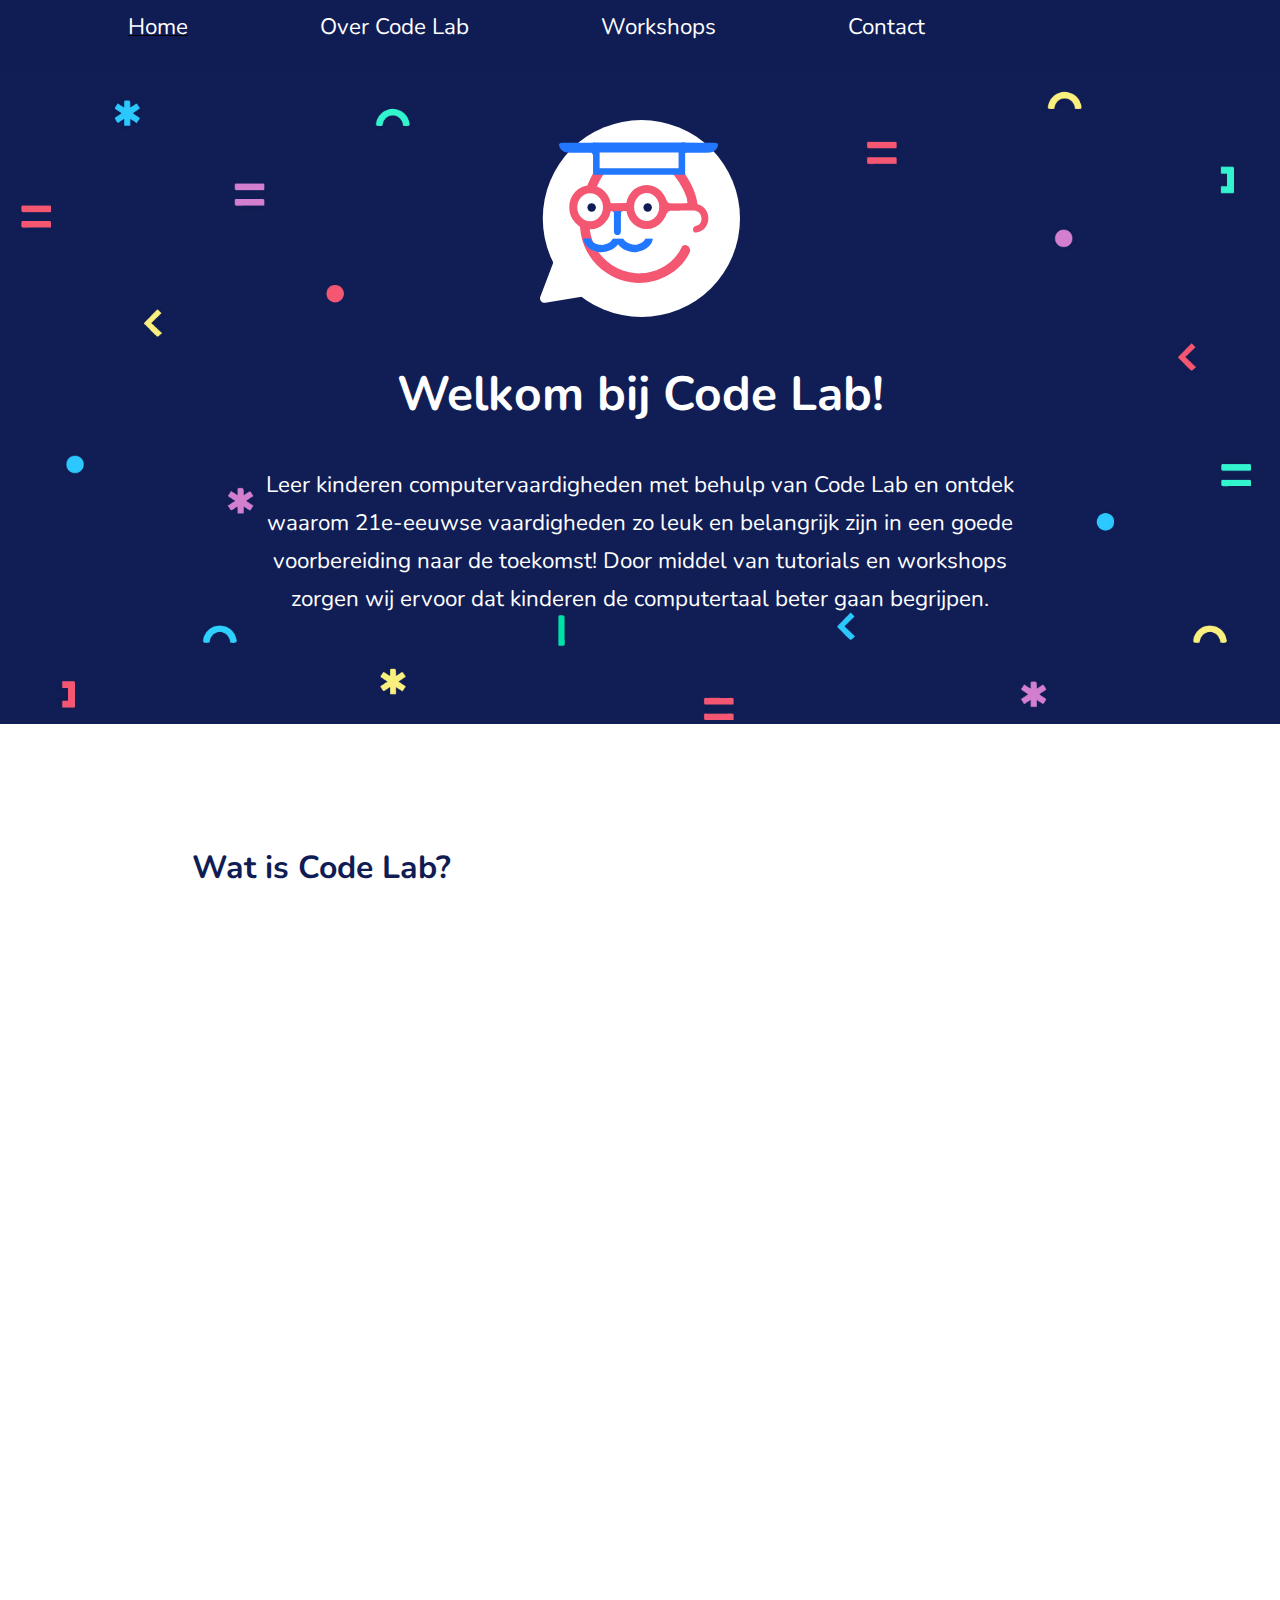
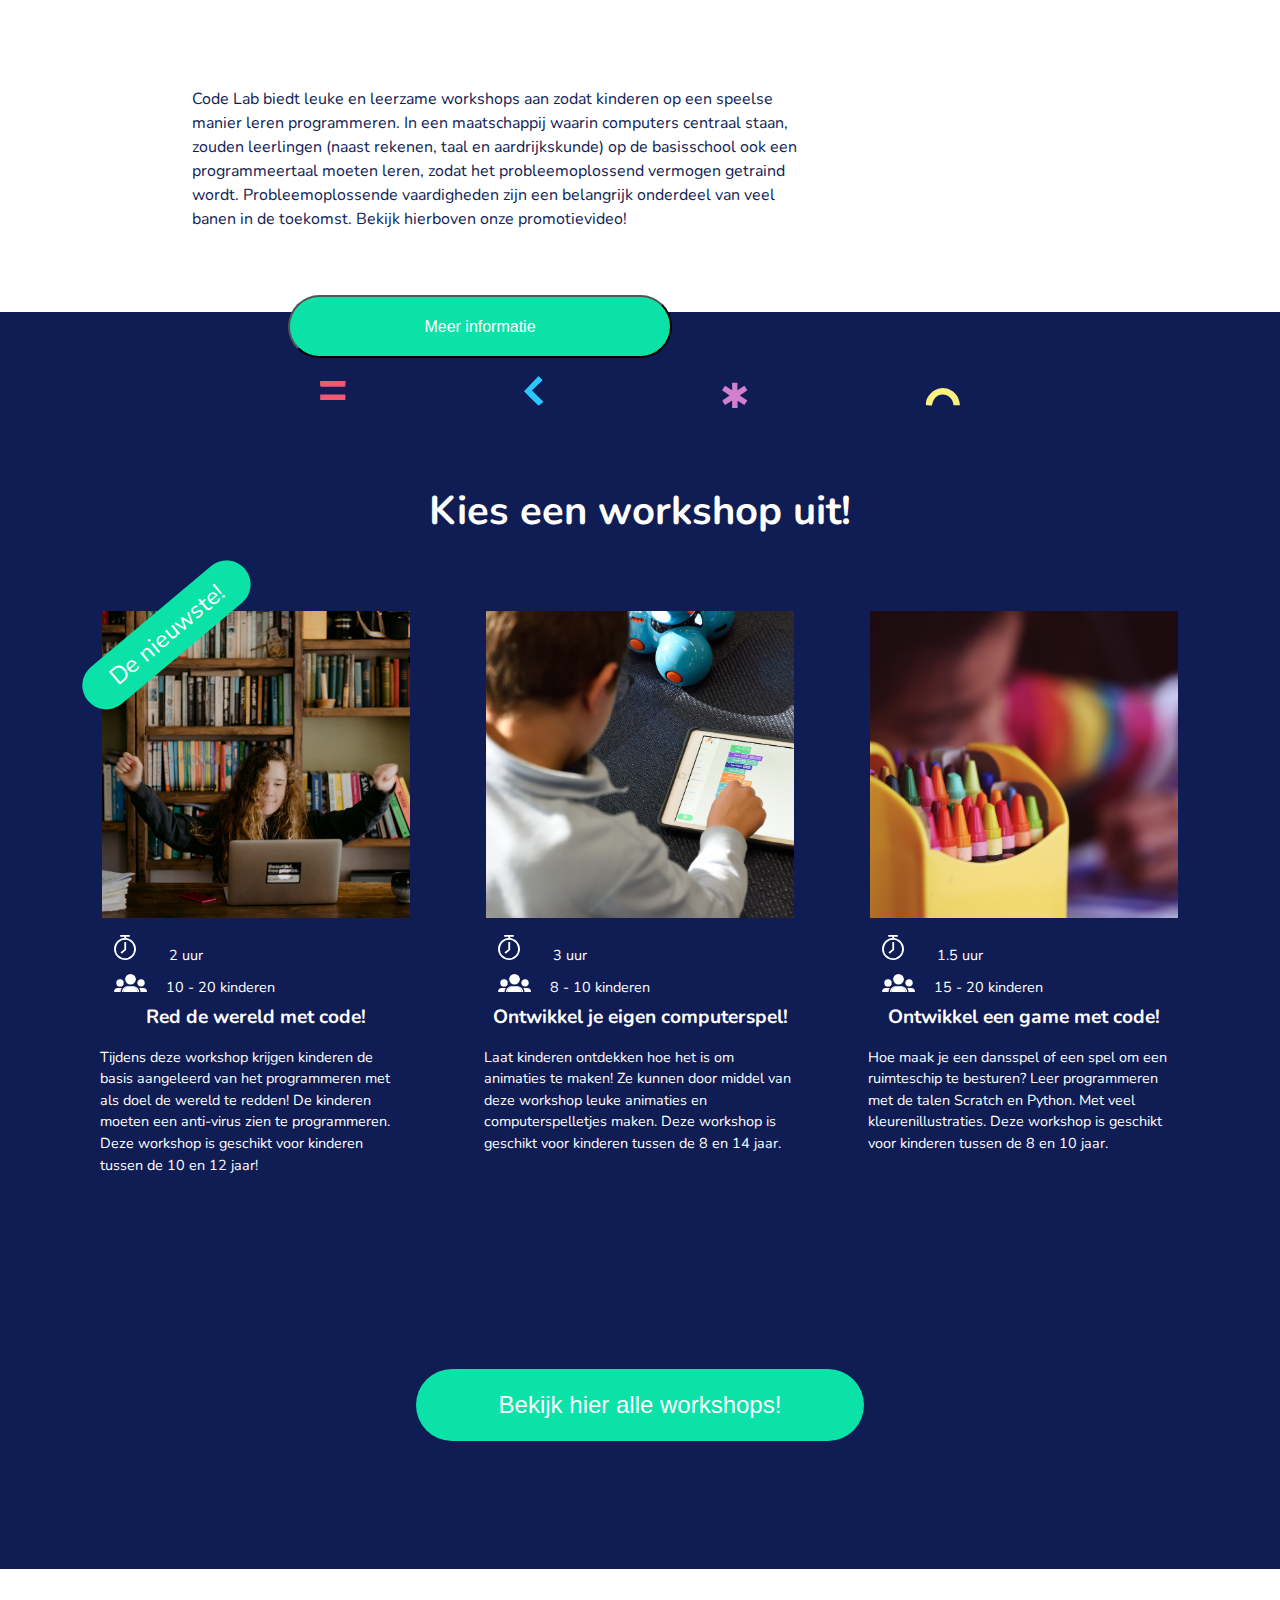
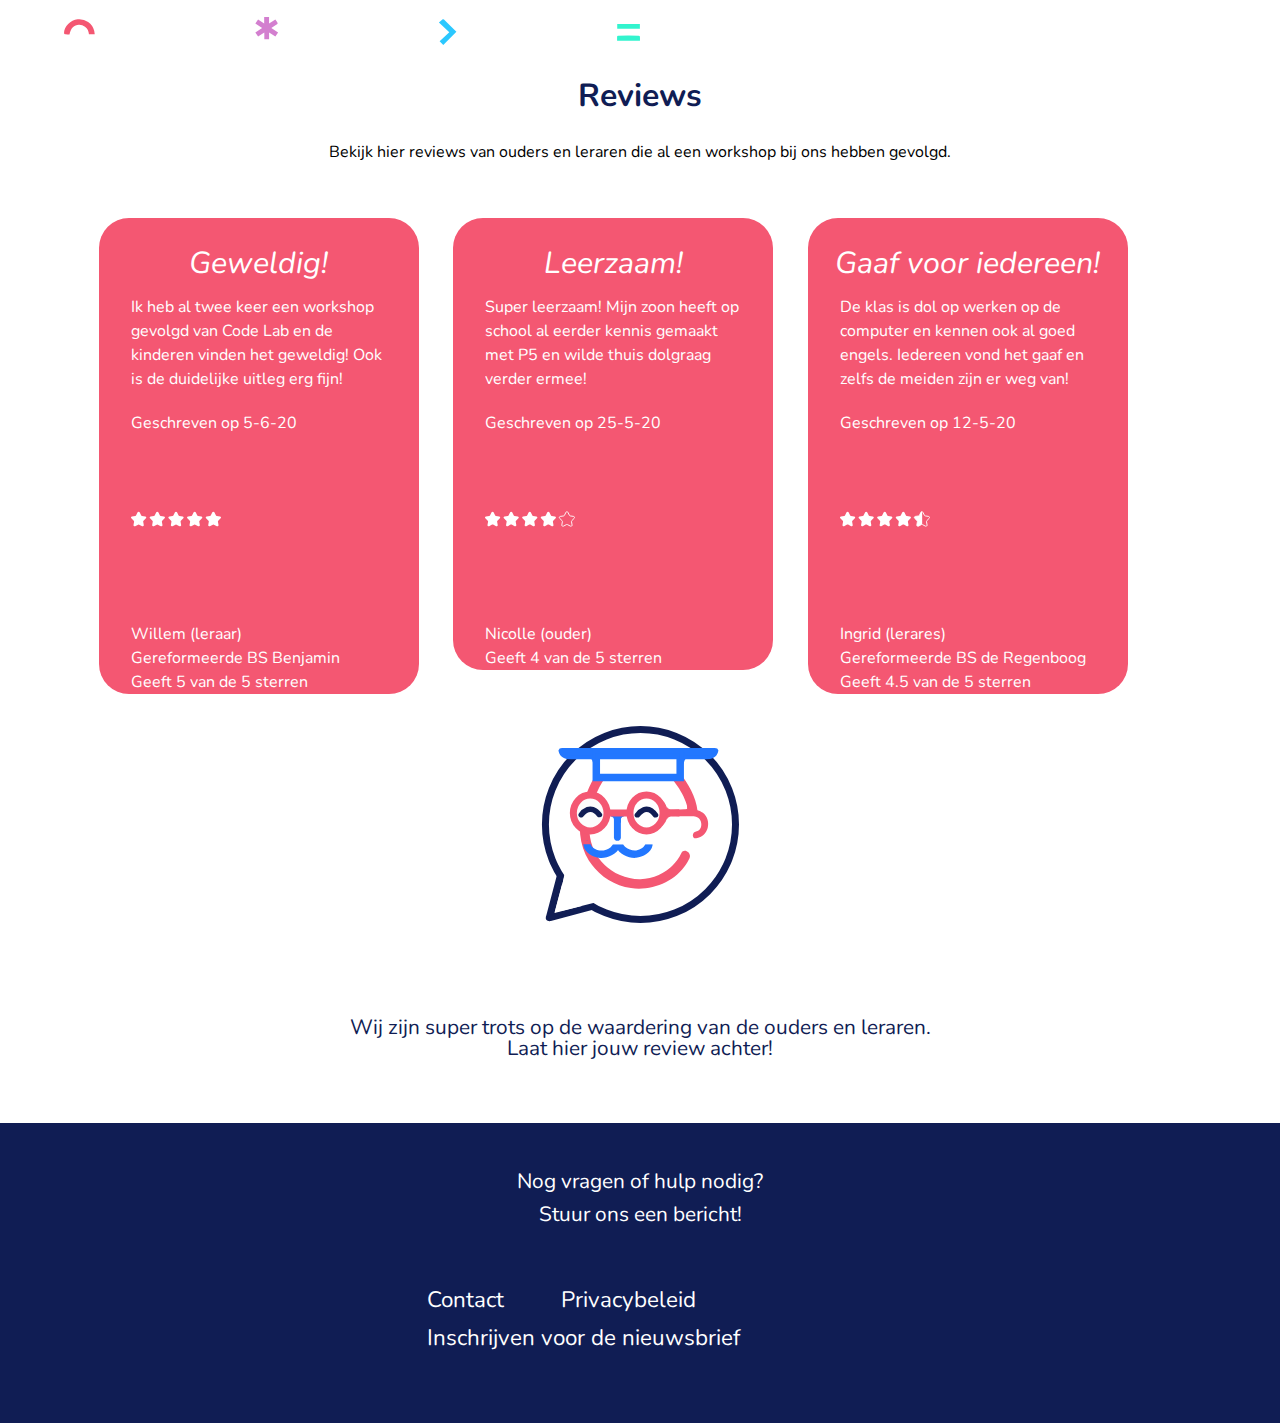
<file: index.html>
<!DOCTYPE html>
<html>

<head>
    <meta charset="UTF-8">
    <meta name="viewport" content="width=device-width, initial-scale=1.0">

</head>
<title>Code Lab</title>
<link href="css/reset.css" rel="stylesheet">
<link href="https://fonts.googleapis.com/css2?family=Nunito:ital,wght@0,200;0,700;0,900;1,200;1,700;1,900&display=swap"
    rel="stylesheet" alt="nunito fonts">
<link href="css/style.css" rel="stylesheet">

<body>

    <header>
        <nav>
            <ul class="nav-ul">
                <li class="underline"><a href="#">Home</a></li>
                <li><a href="#">Over Code Lab</a></li>
                <li><a href="#">Workshops</a></li>
                <li><a href="#">Contact</a></li>
            </ul>
        </nav>

        <div class="logo">
            <img class="logoafbeelding" src="assets/img/rood-professor1.svg" alt="logo-site">
        </div>
        <h1>Welkom bij Code Lab!</h1>
        <div class="gridwrap-start">
            <p class="intro center">
                Leer kinderen computervaardigheden met behulp van Code Lab en ontdek waarom 21e-eeuwse vaardigheden
                zo leuk en belangrijk zijn in een goede voorbereiding naar de toekomst! Door middel van tutorials en
                workshops zorgen wij ervoor dat kinderen de computertaal beter gaan begrijpen.
            </p>
        </div>
    </header>

    <main>

        <article>
            <section class="gridwrap-article">

                <div id="kidscon">
                    <div id="kind1" class="kidsimage"> </div>
                    <div id="kind2" class="kidsimage"> </div>
                    <div id="kind3" class="kidsimage"> </div>
                </div>
                <h2>Wat is Code Lab?</h2>
                <div id="video-playerpromo">
                    <iframe id="videoschaal" src="https://player.vimeo.com/video/430713745" width="800" height="450"
                        frameborder="0" allow="autoplay; fullscreen" allowfullscreen></iframe>
                </div>

                <p id="bijschrift-promo">
                    Code Lab biedt leuke en leerzame workshops aan zodat kinderen op een speelse manier leren
                    programmeren. In een maatschappij waarin computers centraal staan, zouden leerlingen (naast rekenen,
                    taal en aardrijkskunde) op de basisschool ook een programmeertaal moeten leren, zodat het
                    probleemoplossend vermogen getraind wordt. Probleemoplossende vaardigheden zijn een belangrijk
                    onderdeel van veel banen in de toekomst. Bekijk hierboven onze promotievideo!
                </p>
                <button id="infoknop"> <a href="#">Meer informatie</a></button>
            </section>

        </article>

        <section class="workshop-container clearfix">
            <img class="icoonruimte" src="assets/img/groep1.svg" alt="rekenicoontjes">

            <h2>Kies een workshop uit!</h2>
            <div id="workshopbox" class="center">
                <div id="aanduiding"> <a href="#">De nieuwste!</a></div>
                <div class="workshop"><a href="pages/workshop.html"><img id="cheeringkid"
                            src="./assets/img/vreugde.jpeg" alt="Juichend kind"> </a>
                    <p class="workshopp">
                        <img class="klok" src='assets/img/clock.svg' alt="klok" /> 2 uur </p>
                    <p class="workshopp">
                        <img class="personen" src='assets/img/personen.svg' alt="personen" /> 10 - 20 kinderen</p>
                    <h3 id="titelworkshop">Red de wereld met code!</h3>
                    <p class="workshopp">Tijdens deze workshop krijgen kinderen de basis aangeleerd van het programmeren
                        met als doel de
                        wereld te redden! De kinderen moeten een anti-virus zien te programmeren. Deze workshop is
                        geschikt
                        voor kinderen tussen de 10 en 12 jaar!</p>
                </div>
                <div class="workshop"><a href="#"><img id="scratchkid" src="./assets/img/scratch.jpeg"
                            alt="Kind op ipad"></a>
                    <p class="workshopp">
                        <img class="klok" src='assets/img/clock.svg' alt="klok" /> 3 uur </p>
                    <p class="workshopp">
                        <img class="personen" src='assets/img/personen.svg' alt="personen" /> 8 - 10 kinderen</p>
                    <h3 id="titelworkshop">Ontwikkel je eigen computerspel!</h3>
                    <p class="workshopp">Laat kinderen ontdekken hoe het is om animaties te maken! Ze kunnen door middel
                        van deze workshop
                        leuke animaties en computerspelletjes maken. Deze workshop is geschikt voor kinderen tussen de 8
                        en
                        14 jaar.</p>
                </div>
                <div class="workshop"><a href="#"><img id="kleurtjes" src="./assets/img/wasco.jpeg" alt="kleurtjes"></a>
                    <p class="workshopp">
                        <img class="klok" src='assets/img/clock.svg' alt="klok" /> 1.5 uur </p>
                    <p class="workshopp">
                        <img class="personen" src='assets/img/personen.svg' alt="personen" /> 15 - 20 kinderen</p>
                    <h3 id="titelworkshop">Ontwikkel een game met code!</h3>
                    <p class="workshopp">Hoe maak je een dansspel of een spel om een ruimteschip te besturen? Leer
                        programmeren met de talen
                        Scratch en Python. Met veel kleurenillustraties. Deze workshop is geschikt voor kinderen tussen
                        de 8
                        en 10 jaar.</p>
                </div>
            </div>

            <button class="bekijkworkshops"> <a href="#">Bekijk hier alle workshops!</a></button>
        </section>
        <div class="gridwrap-reviewtext clearfix">
            <img class="icoonruimte" src="assets/img/groep2.svg" alt="rekenicoontjes">
            <h2 id="review">Reviews</h2>
            <p>Bekijk hier reviews van ouders en leraren die al een workshop bij ons hebben gevolgd.</p>

            <div class="gridwrap-review clearfix">
                <div class="review">
                    <h4>Geweldig!</h4>
                    <p id="review-tekst">
                        Ik heb al twee keer een workshop gevolgd van Code Lab en de kinderen vinden het geweldig! Ook is
                        de duidelijke uitleg erg fijn! <br><span class="reviewruimte">Geschreven op 5-6-20 </span><br>
                        <img class="starspace" src="assets/img/star1.svg" alt="sterren">
                        <br> Willem (leraar) <br>
                        Gereformeerde BS Benjamin <br>
                        Geeft 5 van de 5 sterren</p>
                </div>

                <div class="review">
                    <h4>Leerzaam!</h4>
                    <p id="review-tekst">
                        Super leerzaam! Mijn zoon heeft op school al eerder kennis gemaakt met P5 en wilde thuis
                        dolgraag verder ermee!<br><span class="reviewruimte"> Geschreven op 25-5-20</span> <br>
                        <img class="starspace" src="assets/img/star2.svg" alt="sterren">
                        <br> Nicolle (ouder) <br>
                        Geeft 4 van de 5 sterren</p>
                </div>

                <div class="review">
                    <h4>Gaaf voor iedereen!</h4>
                    <p id="review-tekst">
                        De klas is dol op werken op de computer en kennen ook al goed engels. Iedereen vond het gaaf en
                        zelfs de meiden zijn er weg van!<br> <span class="reviewruimte">Geschreven op 12-5-20
                        </span><br>
                        <img class="starspace" src="assets/img/star3.svg" alt="sterren">
                        <br> Ingrid (lerares) <br>
                        Gereformeerde BS de Regenboog <br>
                        Geeft 4.5 van de 5 sterren</p>
                </div>

                <img id="rood-professor3" class="center" src="assets/img/rood-professor3.svg" alt="logo-site3">
                <div class="center">
                    <h5>
                        Wij zijn super trots op de waardering van de ouders en leraren.
                        <br> Laat hier jouw review achter!
                    </h5>
                </div>
            </div>
            </article>
    </main>
    <footer>
        <div class="center">
            <h5 id="foottext">
                Nog vragen of hulp nodig?
                <br>
                Stuur ons een bericht!
            </h5>

            <ul class="nav-ul">
                <li><a href="#">Contact</a></li>
                <li><a href="#">Privacybeleid</a></li>
                <li><a href="#">Inschrijven voor de nieuwsbrief</a></li>
            </ul>
        </div>
    </footer>

</body>

</html>
</file>
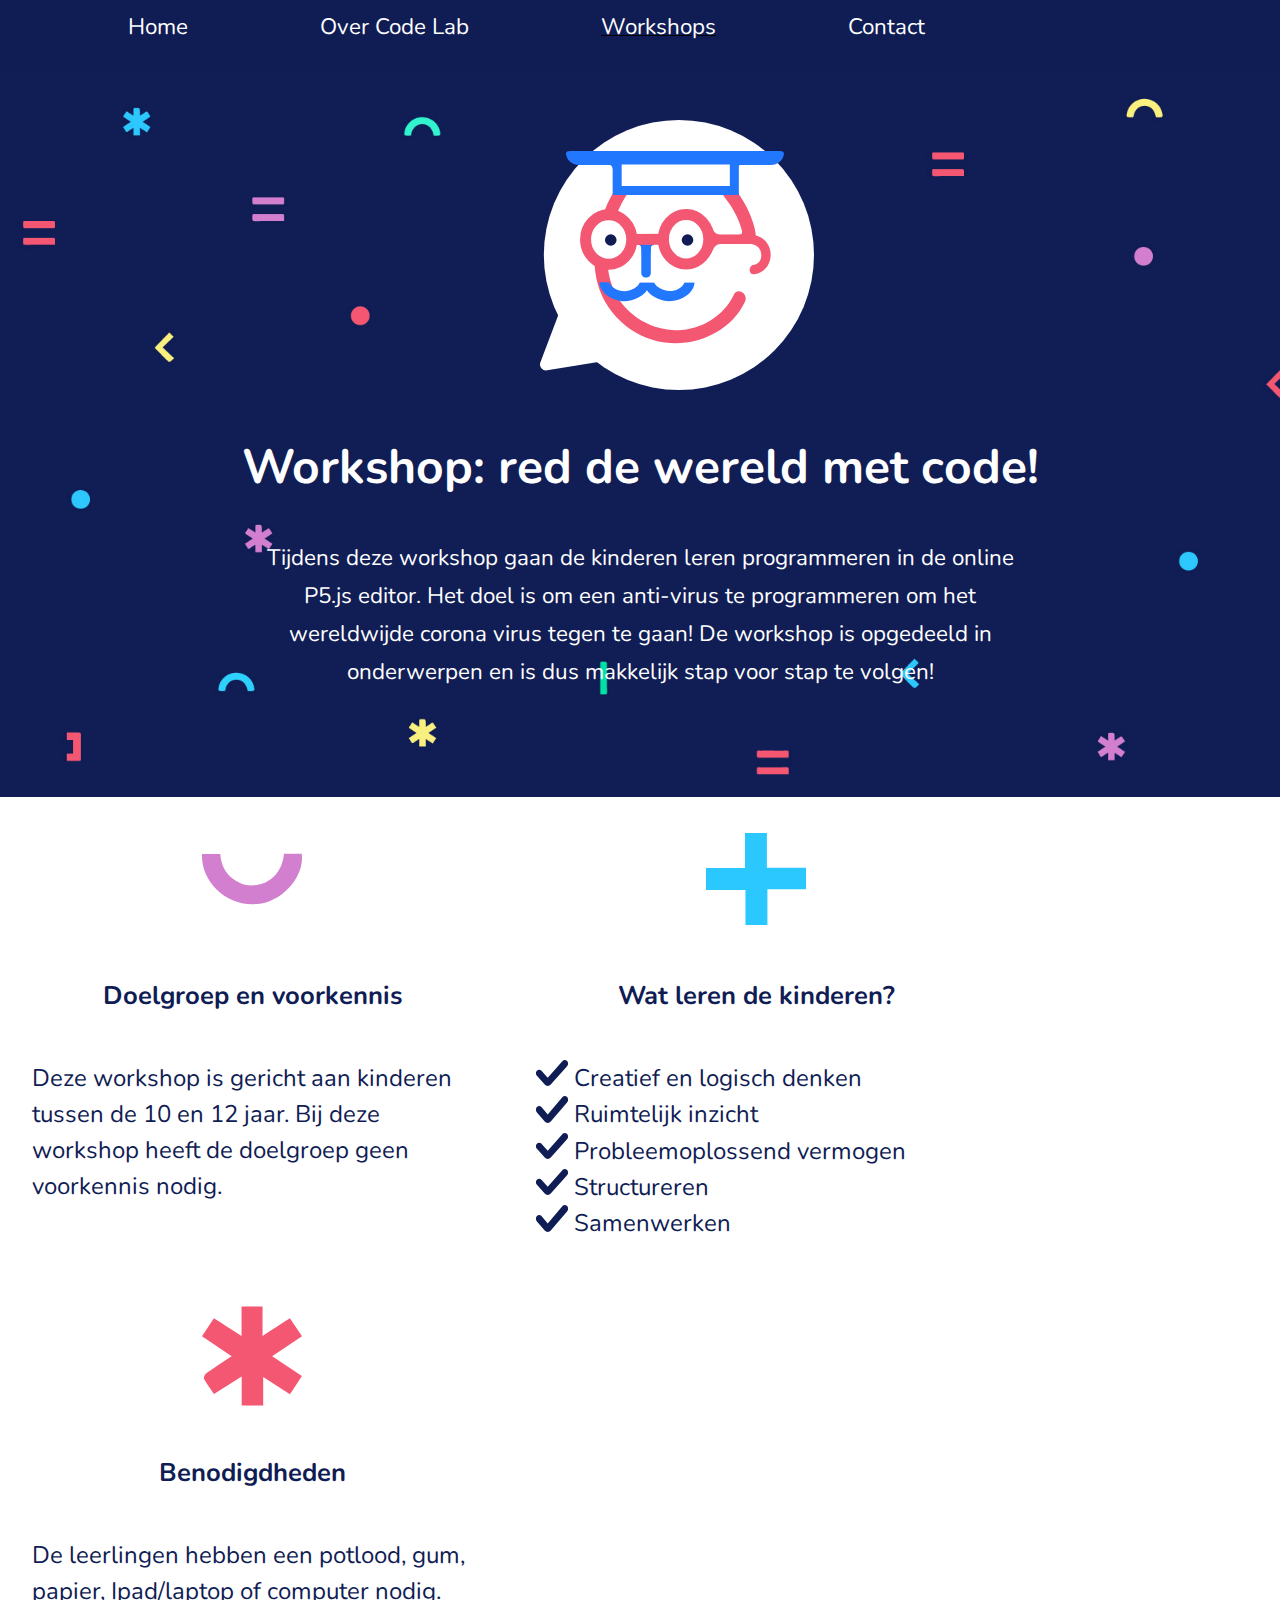
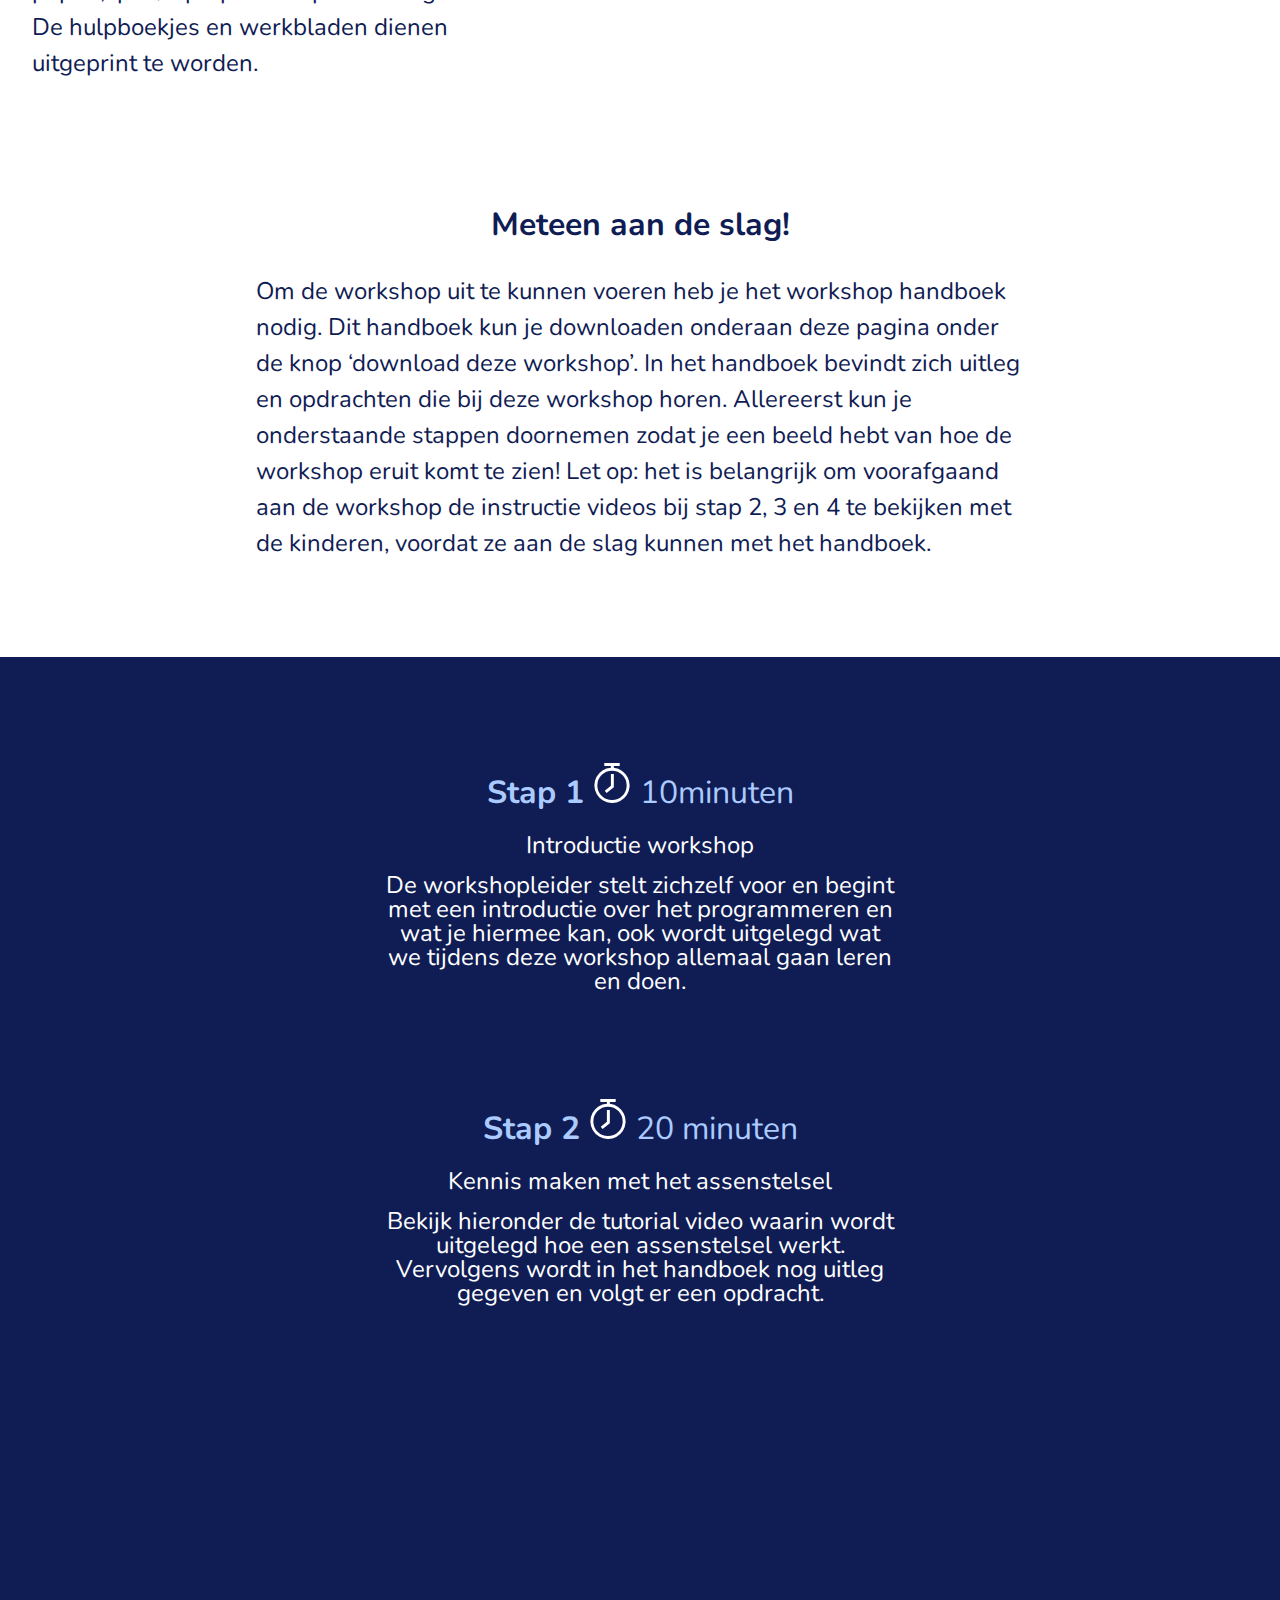
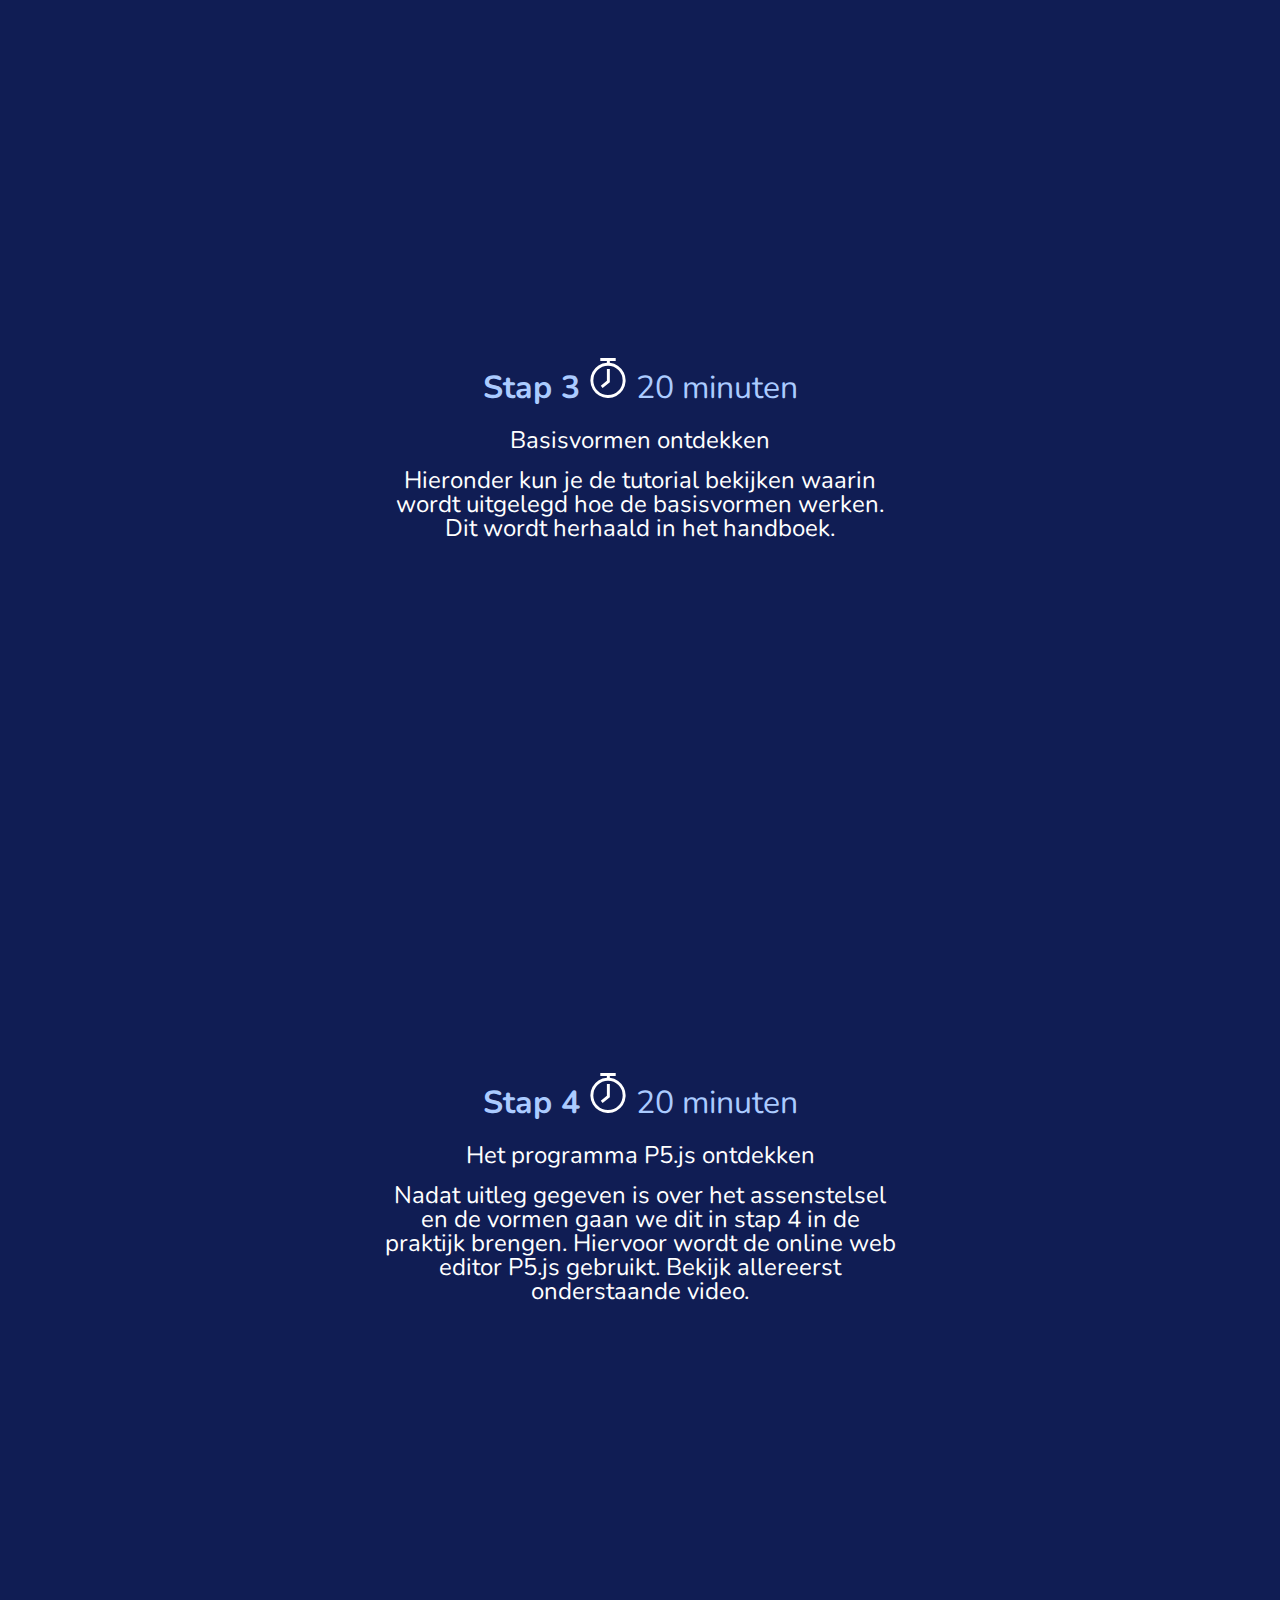
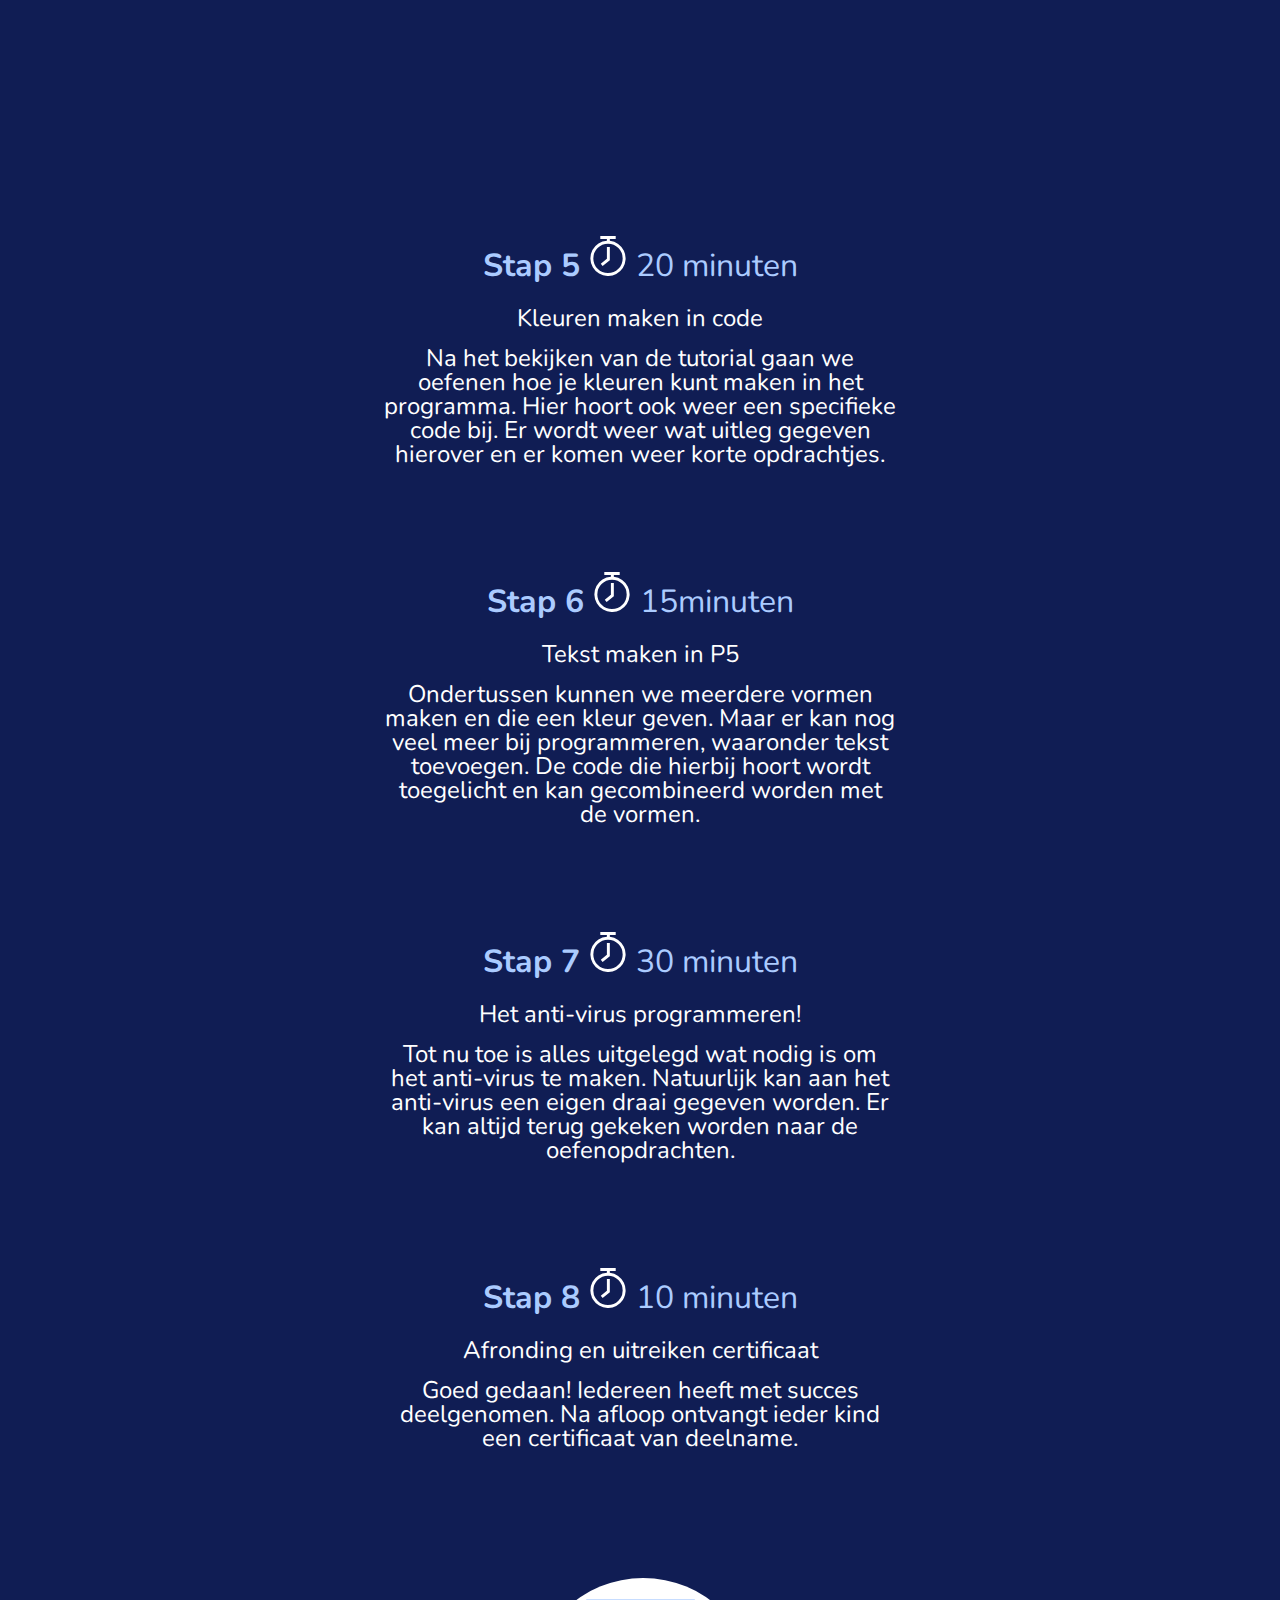
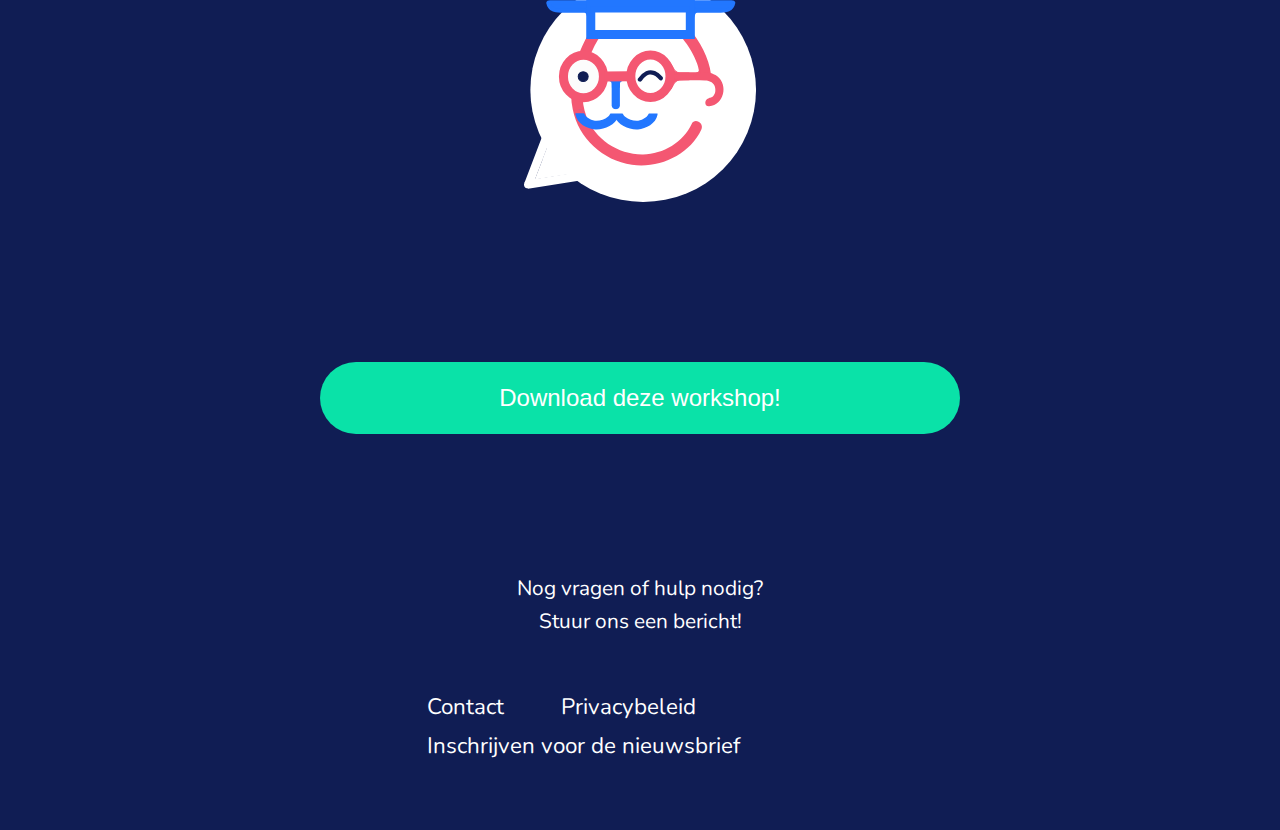
<file: pages/workshop.html>
<!DOCTYPE html>
<html>

<head>
    <meta charset="UTF-8">
    <meta name="viewport" content="width=device-width, initial-scale=1.0">
</head>
<title>Code Lab</title>
<link href="../css/reset.css" rel="stylesheet">
<link href="https://fonts.googleapis.com/css2?family=Nunito:ital,wght@0,200;0,700;0,900;1,200;1,700;1,900&display=swap"
    rel="stylesheet" alt="nunito fonts">
<link href="../css/style.css" rel="stylesheet">

<body>
    <header>
        <nav>
            <ul class="nav-ul">
                <li><a href="../index.html">Home</a></li>
                <li><a href="#">Over Code Lab</a></li>
                <li class="underline"><a href="#">Workshops</a></li>
                <li><a href="#">Contact</a></li>
            </ul>
        </nav>

        <div class="logo">
            <img src="../assets/img/rood-professor1.svg" alt="logo-site">
        </div>
        <h1>Workshop: red de wereld met code!</h1>
        <div class="gridwrap-start">
            <p class="intro center">
                Tijdens deze workshop gaan de kinderen leren programmeren in de online P5.js editor. Het doel is om een
                anti-virus te programmeren om het wereldwijde corona virus tegen te gaan! De workshop is opgedeeld in
                onderwerpen en is dus makkelijk stap voor stap te volgen!
            </p>
        </div>
    </header>


    <main>
        <article>
            <div class="gridwrap-info clearfix">
                <div class="vblok">
                    <img class="icon" src="../assets/img/icon1.svg" alt="icoon">
                    <h3>Doelgroep en voorkennis</h3>
                    <p>Deze workshop is gericht aan kinderen tussen de 10 en 12 jaar. Bij deze workshop heeft de
                        doelgroep geen voorkennis nodig.</p>
                </div>

                <div class="vblok">
                    <img class="icon" src="../assets/img/icon2.svg" alt="icoon">
                    <h3>Wat leren de kinderen?</h3>
                    <p><img src="../assets/img/vink.svg" alt="vink"> Creatief en logisch denken <br>
                        <img src="../assets/img/vink.svg" alt="vink"> Ruimtelijk inzicht <br>
                        <img src="../assets/img/vink.svg" alt="vink"> Probleemoplossend vermogen<br>
                        <img src="../assets/img/vink.svg" alt="vink"> Structureren<br>
                        <img src="../assets/img/vink.svg" alt="vink"> Samenwerken</p>
                </div>

                <div class="vblok">
                    <img class="icon" src="../assets/img/icon3.svg" alt="icoon">
                    <h3>Benodigdheden</h3>
                    <p>De leerlingen hebben een potlood, gum, papier, Ipad/laptop of computer nodig.
                        De hulpboekjes en werkbladen dienen uitgeprint te worden.</p>
                </div>

            </div>
            <div id="aandeslag">
                <h2>Meteen aan de slag!</h2>
                <p>Om de workshop uit te kunnen voeren heb je het workshop handboek nodig.
                    Dit handboek kun je downloaden onderaan deze pagina onder de knop ‘download deze workshop’.
                    In het handboek bevindt zich uitleg en opdrachten die bij deze workshop horen.
                    Allereerst kun je onderstaande stappen doornemen zodat je een beeld hebt van hoe de workshop eruit
                    komt te zien!
                    Let op: het is belangrijk om voorafgaand aan de workshop de instructie videos bij stap 2, 3 en 4 te
                    bekijken met de kinderen, voordat ze aan de slag kunnen met het handboek.</p>
            </div>
        </article>

        <div id="bluesquare">
            <div class="steps">
                <h6><span class="boldh6">Stap 1</span> <img class="grootklok" src='../assets/img/clock.svg'
                        alt="klok" />
                    10minuten</h6>
                <p>Introductie workshop</p>
                <br>
                <p>De workshopleider stelt zichzelf voor en begint met een introductie over het programmeren en wat je
                    hiermee kan, ook wordt uitgelegd wat we tijdens deze workshop allemaal gaan leren en doen.</p>
            </div>

            <div class="steps">
                <h6><span class="boldh6">Stap 2</span> <img class="grootklok" src='../assets/img/clock.svg'
                        alt="klok" />
                    20 minuten</h6>
                <p>Kennis maken met het assenstelsel</p>
                <br>
                <p>Bekijk hieronder de tutorial video waarin wordt uitgelegd hoe een assenstelsel werkt. Vervolgens
                    wordt in het handboek nog uitleg gegeven en volgt er een opdracht.</p>
            </div>
            <div class="video-player">
                <iframe class="videoschaal1" src="https://player.vimeo.com/video/431029154" width="640" height="480"
                    frameborder="0" allow="autoplay; fullscreen" allowfullscreen></iframe>
            </div>

            <div class="steps">
                <h6><span class="boldh6">Stap 3</span> <img class="grootklok" src='../assets/img/clock.svg'
                        alt="klok" />
                    20 minuten</h6>
                <p>Basisvormen ontdekken</p>
                <br>
                <p>Hieronder kun je de tutorial bekijken waarin wordt uitgelegd hoe de basisvormen werken. Dit wordt
                    herhaald in het handboek.</p>
            </div>
            <div class="video-player">
                <iframe class="videoschaal1" src="https://player.vimeo.com/video/430528769" width="640" height="360"
                    frameborder="0" allow="autoplay; fullscreen" allowfullscreen></iframe>
            </div>

            <div class="steps">
                <h6><span class="boldh6">Stap 4</span> <img class="grootklok" src='../assets/img/clock.svg'
                        alt="klok" />
                    20 minuten</h6>
                <p>Het programma P5.js ontdekken</p>
                <br>
                <p>Nadat uitleg gegeven is over het assenstelsel en de vormen gaan we dit in stap 4 in de praktijk
                    brengen. Hiervoor wordt de online web editor P5.js gebruikt. Bekijk allereerst onderstaande video.
                </p>
            </div>
            <div class="video-player">
                <iframe class="videoschaal1" src="https://player.vimeo.com/video/431053683" width="640" height="360"
                    frameborder="0" allow="autoplay; fullscreen" allowfullscreen></iframe>

            </div>

            <div class="steps">
                <h6><span class="boldh6">Stap 5</span> <img class="grootklok" src='../assets/img/clock.svg'
                        alt="klok" />
                    20 minuten</h6>
                <p>Kleuren maken in code</p>
                <br>
                <p>Na het bekijken van de tutorial gaan we oefenen hoe je kleuren kunt maken in het programma. Hier
                    hoort ook weer een specifieke code bij. Er wordt weer wat uitleg gegeven hierover en er komen weer
                    korte opdrachtjes.</p>
            </div>

            <div class="steps">
                <h6><span class="boldh6">Stap 6</span> <img class="grootklok" src='../assets/img/clock.svg'
                        alt="klok" />
                    15minuten</h6>
                <p>Tekst maken in P5</p>
                <br>
                <p>Ondertussen kunnen we meerdere vormen maken en die een kleur geven. Maar er kan nog veel meer bij
                    programmeren, waaronder tekst toevoegen. De code die hierbij hoort wordt toegelicht en kan
                    gecombineerd worden met de vormen.</p>
            </div>

            <div class="steps">
                <h6><span class="boldh6">Stap 7</span> <img class="grootklok" src='../assets/img/clock.svg'
                        alt="klok" />
                    30 minuten</h6>
                <p>Het anti-virus programmeren!</p>
                <br>
                <p>Tot nu toe is alles uitgelegd wat nodig is om het anti-virus te maken. Natuurlijk kan aan het
                    anti-virus een eigen draai gegeven worden. Er kan altijd terug gekeken worden naar de
                    oefenopdrachten.</p>
            </div>

            <div class="steps">
                <h6><span class="boldh6">Stap 8</span> <img class="grootklok" src='../assets/img/clock.svg'
                        alt="klok" />
                    10 minuten</h6>
                <p>Afronding en uitreiken certificaat</p>
                <br>
                <p>Goed gedaan! Iedereen heeft met succes deelgenomen. Na afloop ontvangt ieder kind een certificaat van
                    deelname.</p>
            </div>

            <img id="rood-professor3" class="center" src="../assets/img/professorBlink.svg" alt="logo-site3">

            <button id="downworkshops"> <a href="../data/workshop.zip" download>Download deze workshop!</a></button>
        </div>

    </main>

    <footer>
        <div class="center">
            <h5 id="foottext">
                Nog vragen of hulp nodig?
                <br>
                Stuur ons een bericht!
            </h5>

            <ul class="nav-ul">
                <li><a href="#">Contact</a></li>
                <li><a href="#">Privacybeleid</a></li>
                <li><a href="#">Inschrijven voor de nieuwsbrief</a></li>
            </ul>
        </div>
    </footer>

</body>

</html>
</file>
<file: css/style.css>
/* type*/

.clearfix::after {
    content: "";
    clear: both;
    display: table;
}

body {
    font-family: 'Nunito', sans-serif;
    font-size: 16px;
    width: 100%;
}

h1 {
    font-size: 3em;
    font-weight: bold;
    text-align: center;
    margin-bottom: 1em;
    color: #ffffff;
    left: auto;
    right: auto;
}

.intro {
    margin-bottom: 1em;
    color: #ffffff;
    width: 40vw;
    font-size: 1.4em;
    text-align: center;
    line-height: 1.7em;
}

h2 {
    font-size: 2em;
    font-weight: bold;
    margin-bottom: 1em;
    color: #101d54;
    margin-top: 1em;
}

#review {
    text-align: center;
}

#bijschrift-promo {
    width: 60%;
    margin-top: 3em;
    margin-bottom: 4em;
    color: #101d54;
    font-size: 1em;
    line-height: 1.5em;
    text-align: left;
}

/* promovideo */

#video-playerpromo {
    margin: 0;
}

#videoschaal{
    height: 80vh;
    width: 60vw;
   
}

.video-player {
    width: fit-content;
    margin-left: auto;
    margin-right: auto;
    margin-bottom: 4em;
}

/* grid*/

.gridwrap-start {
    width: 60%;
    height: auto;
    margin: auto;
}

.gridwrap-article {
    height: 900px;
    margin: 8em 5% 10em 15%;
}

#infoknop {
    height: 7vh;
    width: 30vw;
    background-color: #0AE2A8;
    font: white;
    font-size: 100%;
    border-radius: 100px;
    margin-left: 6em;
}

/* main */

header {
    width: 100%;
    height: fit-content;
    padding-bottom: 3%;
    background-image: url(../assets/img/achtegrond-header-homepage.jpg);
    background-size: cover;
}   

/* menu header balk */

nav {
    width: 100%;
    height: 8%;
    margin: 0 auto;
    position: fixed;
    background-color: #101d54;
    z-index: 9999;
}

.nav-ul li {
    display: inline-block;
    margin: 0 auto;
    text-align: center;
    margin-top: 1em;
    margin-left: 10%;
}

.nav-ul a {
    text-decoration: none;
    font-size: 1.4em;
}

.logo {
    margin-left: calc(50% - 100px);
    margin-bottom: 50px;
    padding-top: 120px;
}

.logoafbeelding {
    width: 200px;
}

#kidscon {
    position: absolute;
    margin-left: 58%;
    z-index: 2;
    margin-top: 2em;
}


.kidsimage {
    border-radius: 50%;
    width: 250px;
    height: 250px;
    margin: 1em 1em 1em 1em;
    background-size: cover;
}

#kind1 {
    background-image: url(../assets/img/kids@2x.jpg);
}

#kind2 {
    background-image: url(../assets/img/learningkid@2x.jpg);
}

#kind3 {
    background-image: url(../assets/img/learningkids2@2x.jpg);
}

a {
    text-decoration: none;
    color: #ffffff;
}

/* WORKSHOPS */

.workshop-container {
    background-color: #101d54;
    height: fit-content;
    text-align: center;
    padding-top: 1em;
    padding-bottom: 8em;
}

.workshop-container h2 {
    font-size: 2.5em;
    color: white;
    margin-top: 2em;
    margin-bottom: 2em;
}

.icoonruimte {
    margin-top: 3em;
    width: 50%;
}

#workshopbox {
    width: fit-content;
}

.workshop {
    height: 70vh;
    width: 30vw;
    background-color: #101d54;
    float: left;
}

.klok {
    margin-top: 1em;
    margin-left: 1em;
    margin-right: 2em;
}

.personen {
    margin-top: 0.5em;
    margin-left: 1em;
    margin-right: 1em;
}

#cheeringkid {
    height: auto;
    width: 80%;
    position: relative;
    margin: 0 auto;
}

#cheeringkid:hover {
    width: 85%;
    height: auto;
}

#titelworkshop {
    font-size: 1.2em;
    color: white;
    float: center;
    font-weight: bold;
    margin: 0.5em auto;
    margin-bottom: 1em;
}

.workshopp {
    font-size: 0.9em;
    text-align: left;
    color: white;
    width: 24vw;
    padding-left: 2.5em;
    line-height: 1.5em;
}

#scratchkid {
    height: auto;
    width: 80%;
    position: relative;
    margin: 0 auto;
}

#scratchkid:hover {
    width: 85%;
    height: auto;
}

#kleurtjes {
    height: auto;
    width: 80%;
    position: relative;
    margin: 0 auto;
}

#kleurtjes:hover {
    width: 85%;
    height: auto;
}

.bekijkworkshops{
    height: 8vh;
    width: 35vw;
    background-color: #0AE2A8;
    color: #ffffff;
    font-size: 1.5em;
    border-radius: 100px;
    border-style: none;
    margin-top: 10%;
}

#downworkshops{
    height: 8vh;
    width: 50vw;
    background-color: #0AE2A8;
    color: #ffffff;
    font-size: 1.5em;
    border-radius: 100px;
    border-style: none;
    margin-top: 10%;
    margin-left: calc(50% -  25vw);
}

#aanduiding {
    height: 4%;
    width: 16%;
    background-color: #0AE2A8;
    color: #ffffff;
    font-size: 1.5em;
    border-radius: 100px;
    border-style: none;
    transform: rotate(-40deg);
    z-index: 50;
    position: absolute;
    padding-top: 0.5em;
}

/* REVIEWS */

.gridwrap-review {
    float: center;
}

p {
    text-align: center;
}

.gridwrap-reviewtext {
    background-color: white;
    height: fit-content;
    width: 90vw;
    margin: 0 auto;
    padding-bottom: 4em;
}

.gridwrap-review h2 {
    font-size: 2.5em;
    color: #101d54;
    float: center;
    padding-top: 3em;
}

.gridwrap-review p {
    font-size: 1.4em;
    text-align: center;
    color: #101d54;
    ;
    width: 40vw;
    margin: 0 auto;
    line-height: 1.5em;
    float: center;
}

.review {
    background-color: #F45772;
    height: fit-content;
    width: 25vw;
    float: left;
    margin-top: 5%;
    margin-left: 3%;
    border-radius: 30px;
}

.review h4 {
    margin-top: 1em;
    font-size: 1.9em;
    color: white;
    text-align: center;
    font-style: italic;
}

#review-tekst {
    width: 20vw;
    height: fit-content;
    font-size: 1em;
    color: white;
    text-align: left;
    margin-top: 1em;
}

.gridwrap-review h5 {
    font-size: 1.3em;
    color: #101d54;
    float: left;
    margin-top: 3em;
    text-align: center;
}

.reviewruimte {
    line-height: 4em;
}

.starspace {
    margin-bottom: 2em;
    width: 10vh;
    height: 10vw;
}

.center {
    margin-left: auto;
    margin-right: auto;
    padding-bottom: 2em;
    width: fit-content;
}

#rood-professor3 {
    display: block;
    padding-top: 2em;
}

/* footer */

footer {
    height: 300px;
    width: 100%;
    background-color: #101d54;
    position: absolute;
}

#foottext {
    color: white;
    font-size: 1.3em;
    padding-top: 2em;
    padding-bottom: 2em;
    text-align: center;
    line-height: 1.6em;
}

/* WORKSHOP PAGE */

.gridwrap-info {
    height: fit-content;
    width: fit-content;
    margin: 0 auto;
    margin-bottom: 4em;
}

.vblok {
    width: 440px;
    height: fit-content;
    float: left;
    margin: 2em;
}

.vblok h3 {
    font-size: 1.6em;
    color: #101d54;
    text-align: center;
    margin: 2em;
    font-weight: bold;
}

.vblok p {
    font-size: 1.5em;
    color: #101d54;
    text-align: left;
    line-height: 1.5em;
}

.icon {
    width: 100px;
    height: 100px;
    margin-left: calc(50% - 50px);
}

.grootklok {
    width: 40px;
    height: 40px;
}

#aandeslag {
    height: fit-content;
    width: 60vw;
    margin: 6em auto;
}

#aandeslag h2 {
    text-align: center;
}

#aandeslag p {
    font-size: 1.5em;
    color: #101d54;
    line-height: 1.5em;
    text-align: left;
}

#bluesquare {
    width: 100%;
    height: fit-content;
    background-color: #101d54;
    padding-top: 6em;
    padding-bottom: 6em;
}

.steps {
    height: fit-content;
    width: 40%;
    margin-left: auto;
    margin-right: auto;
    padding-bottom: 6em;
}

h6 {
    font-size: 2em;
    color: #ABCBFF;
    text-align: center;
    line-height: 2.5em;
}

.boldh6 {
    font-weight: bold;
}

.steps p {
    color: #ffffff;
    font-size: 1.5em;
}

#workshop {
    width: 15em;
    border-radius: 100px;
    margin-left: calc(50% - 7.5em);
}

.underline {
    text-decoration: underline;
}

/* MEDIA QUERIES */

@media screen and (max-width: 1460px) {
    #kidscon {
        display: none;
    }
}

@media screen and (max-width: 900px) {
#videoschaal{
    height: 80vh;
    width: 60vw;
    margin-top: -20vh;
    margin-bottom: -20vh;
    }

.intro{
    font-size: 1em;
    }

.nav-ul a{
    font-size: 1em
    
}

#aanduiding{
    font-size: 0.8em;
}

.bekijkworkshops{
    font-size: 1em;
    margin-top: 10%;
}

#review-tekst{
    font-size: 0.9em;
}

}

@media screen and (max-width: 600px) {
    .intro {
            scale: 0.8;
        }
    }  
      

@media screen and (max-width: 900px) {
        .videoschaal1{
            height: 20vh;
            width: 60vw;
            }
        }
</file>
